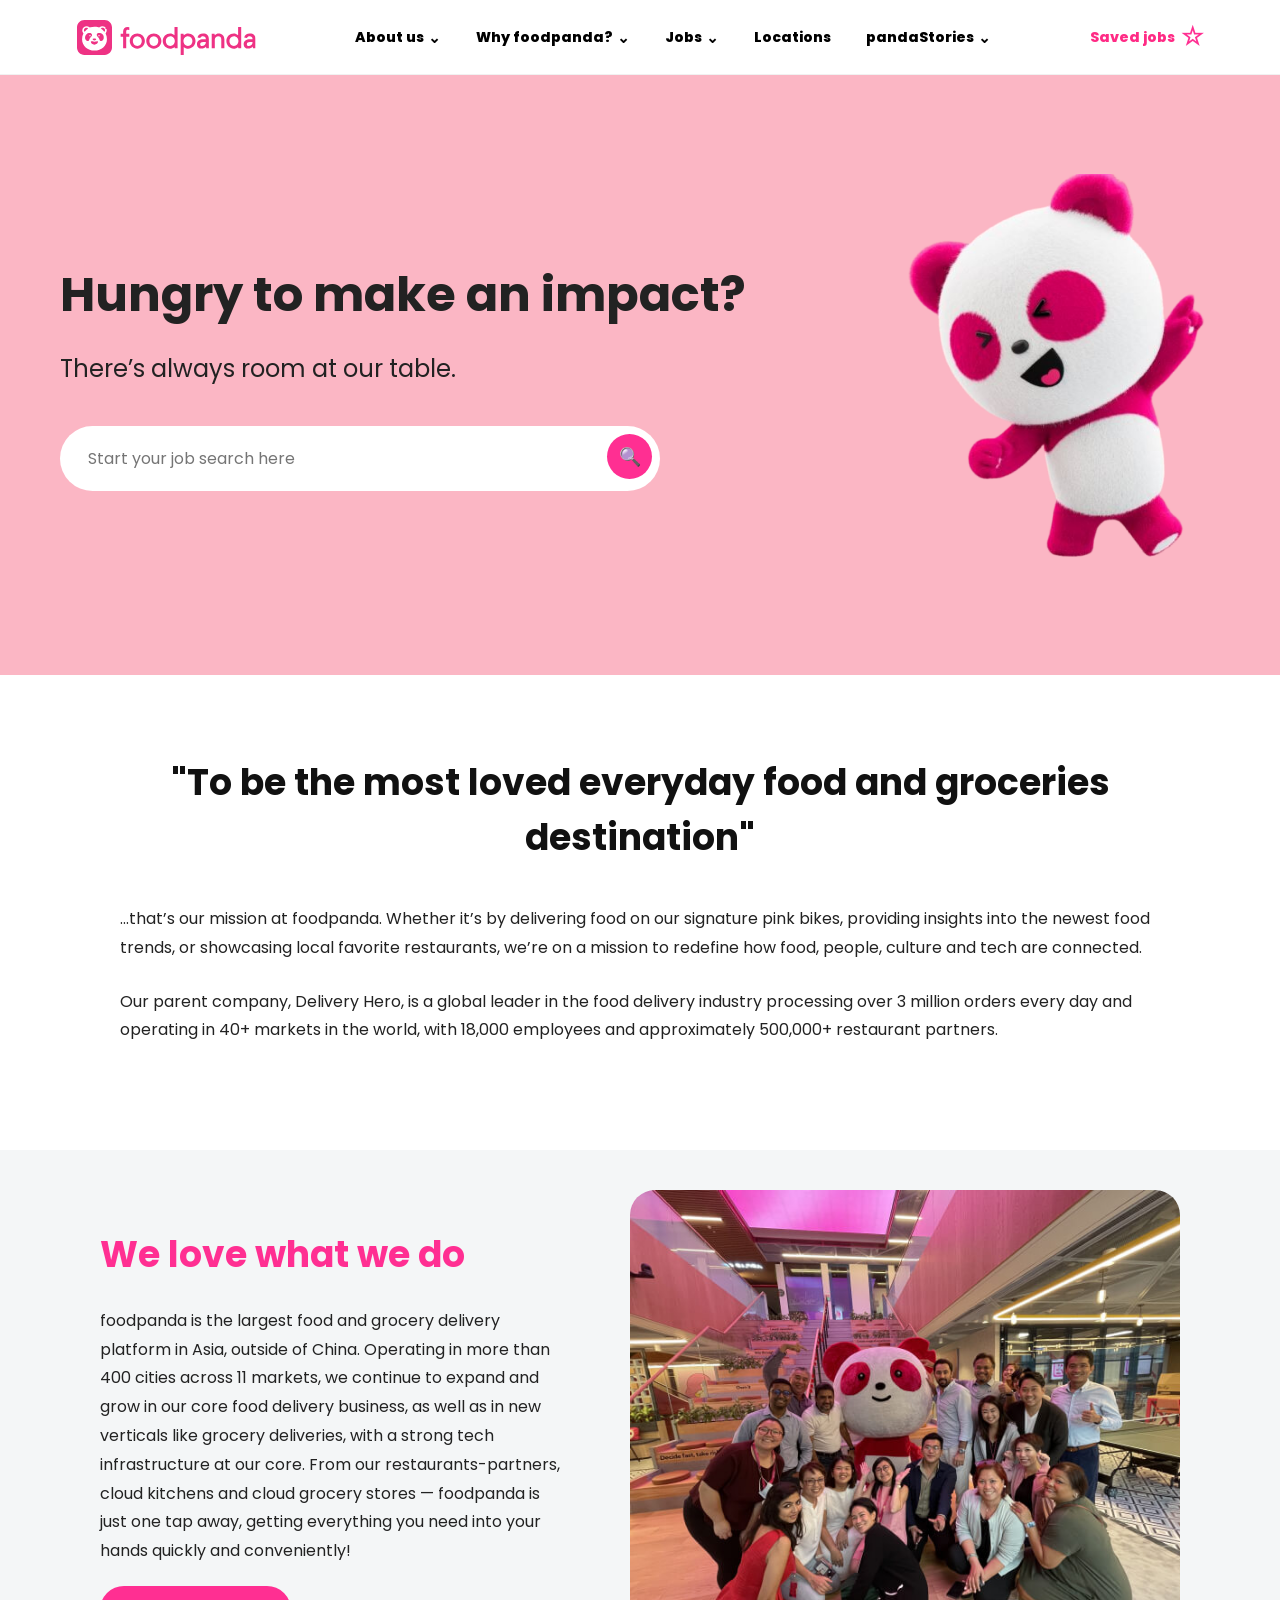
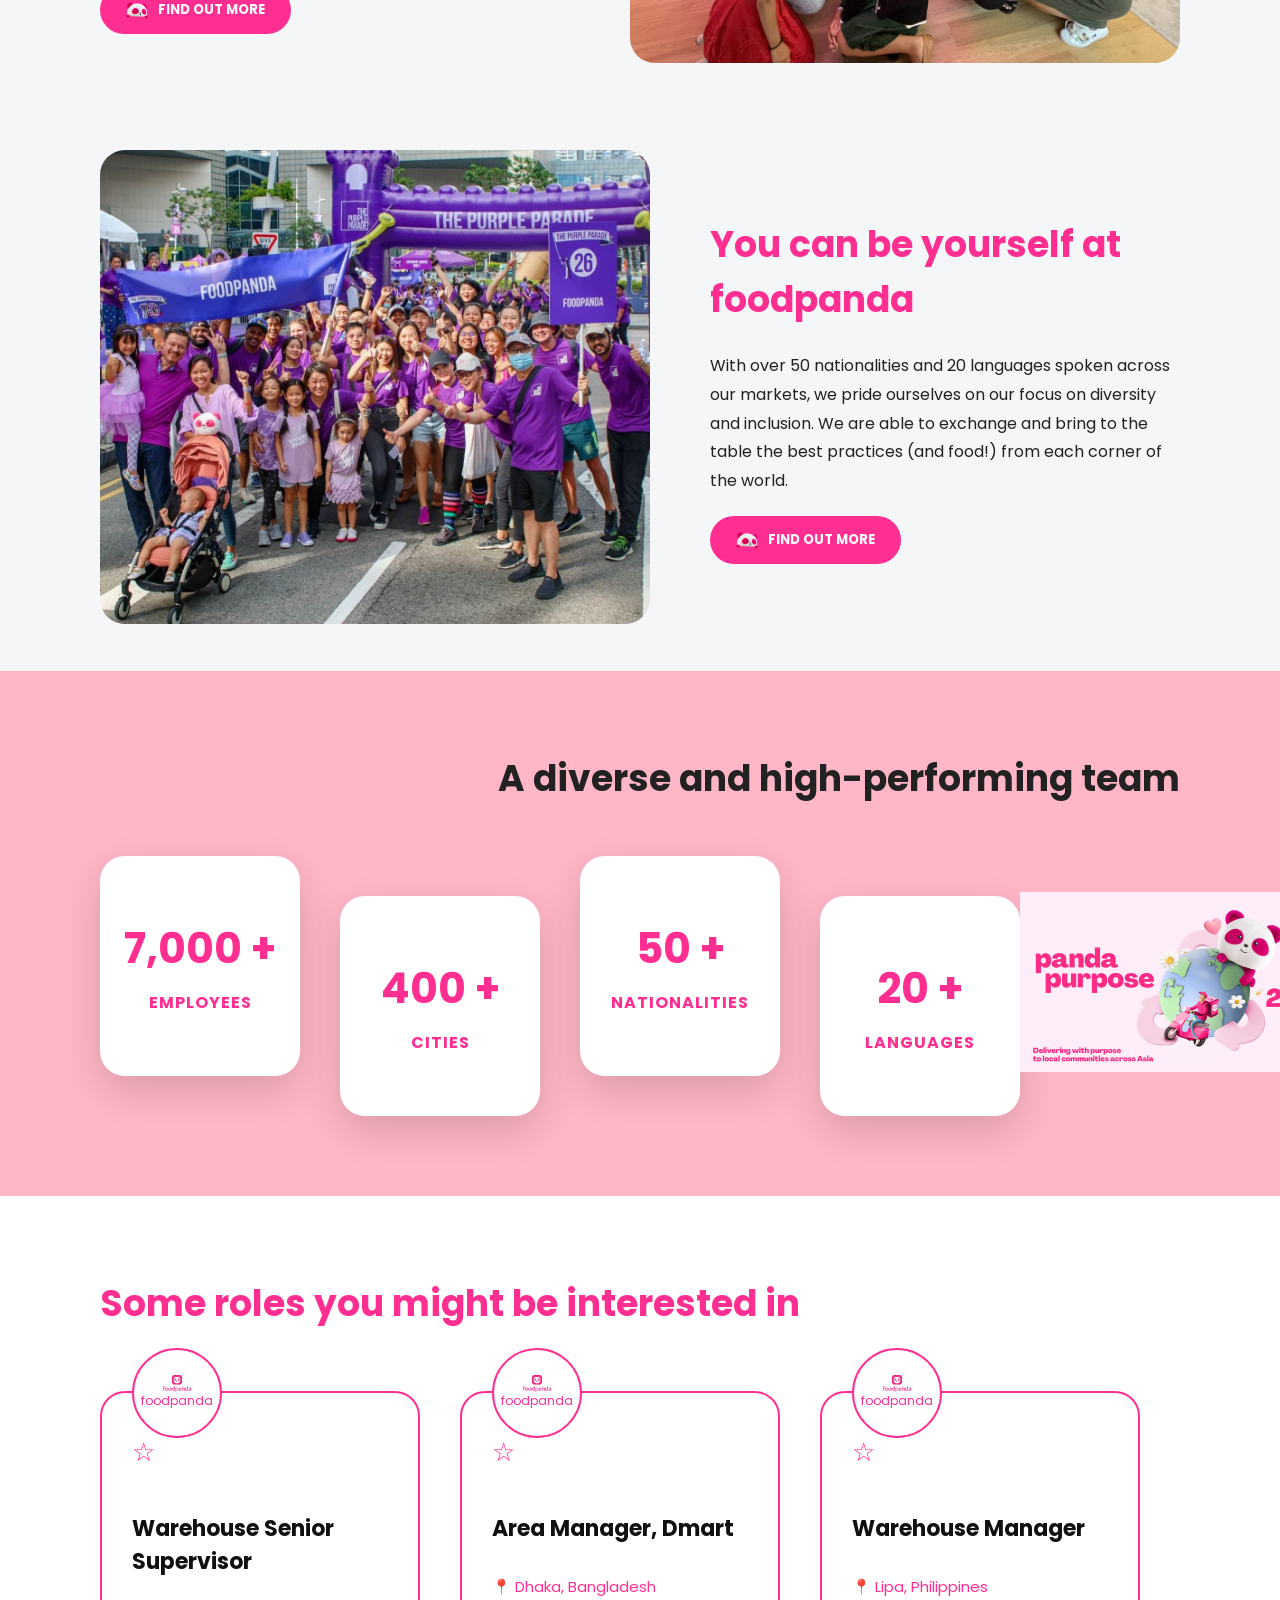
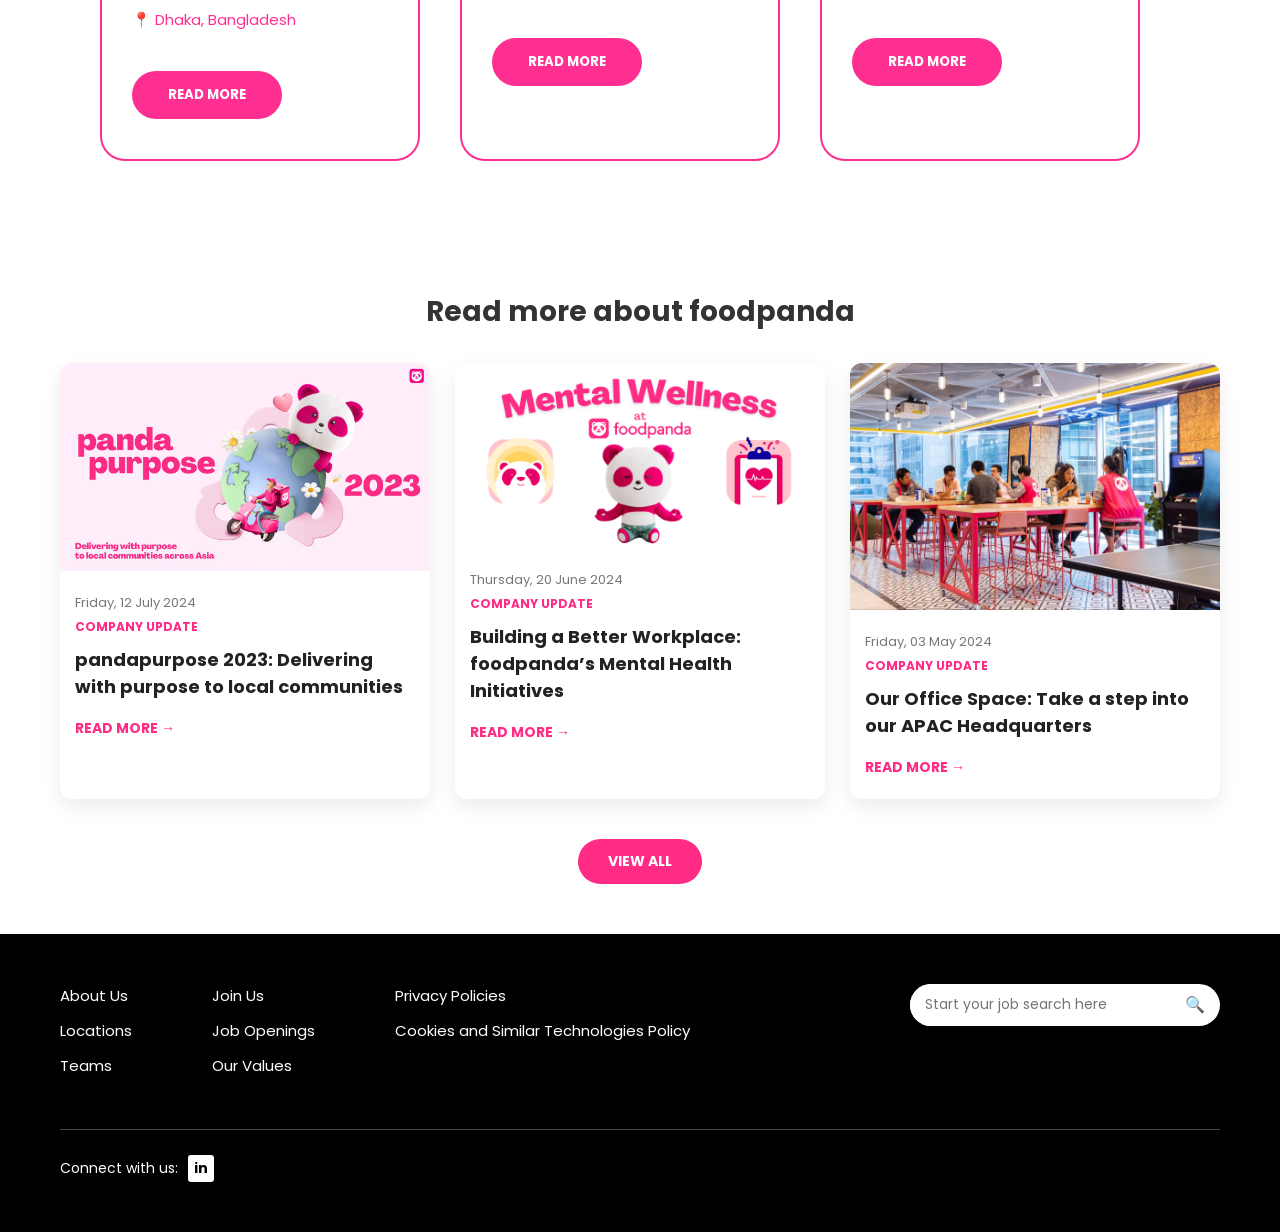
<file: career/index.html>
<!DOCTYPE html>
<html lang="en">

<head>
    <meta charset="UTF-8">
    <title>Foodpanda Navbar</title>
    <meta name="viewport" content="width=device-width, initial-scale=1.0">

    <!-- Font -->
    <link href="https://fonts.googleapis.com/css2?family=Poppins:wght@400;500;600&display=swap" rel="stylesheet">

    <style>
        * {
            margin: 0;
            padding: 0;
            box-sizing: border-box;
            font-family: Poppins, sans-serif;
        }

        body {
            background: #fff;
        }

        /* ================= NAVBAR ================= */
        .navbar {
            display: flex;
            align-items: center;
            justify-content: space-between;
            padding: 18px 6%;
            border-bottom: 1px solid #f1f1f1;
        }

        /* Logo */
        .logo {
            display: flex;
            align-items: center;
            gap: 8px;
            color: #ff2b85;
            font-size: 22px;
            font-weight: 600;
        }

        .logo img {}

        /* Menu */
        .nav-menu {
            display: flex;
            align-items: center;
            gap: 35px;
        }

        .nav-menu a {
            font-family: poppins;
            text-decoration: none;
            color: #000;
            font-size: 14px;
            font-weight: 800;
            display: flex;
            align-items: center;
            gap: 4px;
        }

        /* Dropdown arrow */
        .nav-menu a span {
            font-size: 15px;
        }

        /* Saved Jobs */
        .saved-jobs {
            color: #ff2b85;
            font-size: 14px;
            font-weight: 800;
            display: flex;
            align-items: center;
            gap: 6px;
            cursor: pointer;
        }

        /* Star */
        .saved-jobs span {
            font-size: 25px;
        }

        .star {
            font-size: 50px;
        }


        /* ================= RESPONSIVE ================= */
        @media(max-width:900px) {
            .nav-menu {
                display: none;
            }
        }

        /* nav bar end */



        /* ================= HERO SECTION ================= */

        .hero {
            background-color: #fbb6c4;
            height: 600px;
            display: flex;
            align-items: center;
            justify-content: space-between;
            padding: 60px;
        }

        .content {}

        .content h1 {
            font-size: 48px;
            font-weight: bold;
            color: #222;
        }

        .content p {
            font-size: 24px;
            margin: 20px 0 40px;
            color: #222;
        }

        .search-box {
            display: flex;
            background: white;
            border-radius: 40px;
            padding: 8px;
            width: 600px;
        }

        .search-box input {
            border: none;
            outline: none;
            flex: 1;
            padding: 12px 20px;
            font-size: 16px;
            border-radius: 40px;
        }

        .search-box button {
            border: none;
            background: #ff2f92;
            color: white;
            width: 45px;
            height: 45px;
            border-radius: 50%;
            font-size: 18px;
            cursor: pointer;
        }

        .image img {
            width: 350px;
        }

        /* Hero Section end */

        /* "To be the most loved everyday food and groceries destination" */

        .mission {
            background-color: #ffffff;
            padding: 80px 120px;
            margin: auto;
        }

        .mission h2 {
            font-size: 36px;
            font-weight: 700;
            text-align: center;
            margin-bottom: 40px;
            color: #111;
        }

        .mission p {
            font-size: 16px;
            line-height: 1.8;
            color: #222;
            margin-bottom: 25px;
        }

        /* "To be the most loved everyday food and groceries destination" complatee */

        /* We love what we do */

        .love-section {
            display: flex;
            align-items: center;
            justify-content: space-between;
            background: #f4f6f7;
            padding: 40px 100px;
            gap: 60px;
        }

        .love-content {
            max-width: 550px;
        }

        .love-content h2 {
            font-size: 36px;
            color: #ff2f92;
            margin-bottom: 25px;
        }

        .love-content p {
            font-size: 16px;
            line-height: 1.8;
            color: #222;
            margin-bottom: 20px;
        }

        .btn-more {
            display: inline-flex;
            align-items: center;
            gap: 10px;
            background: #ff2f92;
            color: #fff;
            border: none;
            padding: 14px 26px;
            border-radius: 30px;
            font-weight: bold;
            cursor: pointer;
        }

        .btn-more img {
            width: 22px;

        }



        .love-image img {
            width: 550px;
            border-radius: 25px;
        }


        /* We love what we do complate*/


        /* A diverse and high-performing team */
.team-section {
    background: #ffb6c6;
    padding: 80px 100px;
    position: relative;
    overflow: hidden;
}

.team-section h2 {
    text-align: right;
    font-size: 36px;
    font-weight: 700;
    color: #222;
    margin-bottom: 50px;
}

.team-content {
    display: flex;
    justify-content: space-between;
    align-items: center;
}

/* Stats layout */
.stats {
    display: flex;
    gap: 40px;
}

/* Cards */
.stat-card {
    background: #fff;
    width: 200px;
    height: 220px;
    border-radius: 25px;
    border: 3px solid #fff;
    box-shadow: 0 15px 40px rgba(0,0,0,0.15);

    display: flex;
    flex-direction: column;
    align-items: center;
    justify-content: center;
}

/* Zig-zag effect */
.stat-card:nth-child(2) {
    margin-top: 40px;
}
.stat-card:nth-child(4) {
    margin-top: 40px;
}

/* Text */
.stat-card h3 {
    font-size: 42px;
    color: #ff2f92;
    margin-bottom: 10px;
}

.stat-card p {
    font-weight: bold;
    letter-spacing: 1px;
    color: #ff2f92;
}

/* Panda image */
.panda img {
    width: 320px;
}


        /* A diverse and high-performing team END */

        
/* <!-- Some roles you might be interested in --> */
.roles-section {
    padding: 80px 100px;
}

.roles-section h2 {
    font-size: 36px;
    color: #ff2f92;
    margin-bottom: 60px;
}

/* Cards wrapper */
.roles-wrapper {
    display: flex;
    gap: 40px;
}

/* Card */
.role-card {
    width: 320px;
    padding: 40px 30px;
    border: 2px solid #ff2f92;
    border-radius: 25px;
    position: relative;
    background: #fff;
}

/* Top area */
.card-top {
    display: flex;
    justify-content: space-between;
    align-items: center;
    margin-bottom: 30px;
}

/* Circle logo */
.logo-circle {
    width: 90px;
    height: 90px;
    border: 2px solid #ff2f92;
    border-radius: 50%;
    position: absolute;
    top: -45px;
    left: 30px;
    background: #fff;

    display: flex;
    flex-direction: column;
    align-items: center;
    justify-content: center;
}

.logo-circle img {
    width: 28px;
}

.logo-circle span {
    font-size: 12px;
    color: #ff2f92;
}

/* Star */
.star {
    font-size: 26px;
    color: #ff2f92;
}

/* Title */
.role-card h3 {
    font-size: 22px;
    margin-top: 40px;
    margin-bottom: 30px;
    color: #111;
}

/* Location */
.location {
    color: #ff2f92;
    margin-bottom: 40px;
    font-size: 15px;
}

/* Button */
.read-more {
    background: #ff2f92;
    color: #fff;
    border: none;
    padding: 14px 36px;
    border-radius: 30px;
    font-weight: bold;
    cursor: pointer;
}


/* <!-- Some roles you might be interested in complate --> */

/* Read more about foodpanda */



.blog-section {
    max-width: 1200px;
    margin: 50px auto;
    padding: 0 20px;
    text-align: center;
}

.blog-section h2 {
    font-size: 28px;
    margin-bottom: 30px;
    color: #333;
}

.card-wrapper {
    display: grid;
    grid-template-columns: repeat(auto-fit, minmax(280px, 1fr));
    gap: 25px;
}

.card {
    background: #fff;
    border-radius: 12px;
    overflow: hidden;
    box-shadow: 0 8px 20px rgba(0,0,0,0.08);
    text-align: left;
    padding-bottom: 20px;
}

.card img {
    width: 100%;
    height: auto;
}

.card .date {
    display: block;
    font-size: 13px;
    color: #777;
    margin: 15px 15px 5px;
}

.card .category {
    font-size: 12px;
    font-weight: bold;
    color: #ff2b85;
    margin: 0 15px 10px;
}

.card h3 {
    font-size: 18px;
    color: #222;
    margin: 0 15px 15px;
}

.card a {
    margin-left: 15px;
    text-decoration: none;
    color: #ff2b85;
    font-weight: bold;
    font-size: 14px;
}

.card a:hover {
    text-decoration: underline;
}

.view-all {
    margin-top: 40px;
    padding: 12px 30px;
    background: #ff2b85;
    color: #fff;
    border: none;
    border-radius: 25px;
    font-size: 14px;
    font-weight: bold;
    cursor: pointer;
}

.view-all:hover {
    background: #e02674;
}
/* Read more about foodpanda complate */

/* footer */

.footer {
    background: #000;
    color: #fff;
    padding: 50px 60px;
}

.footer-top {
    display: flex;
    justify-content: space-between;
    align-items: flex-start;
    flex-wrap: wrap;
}

/* Links */
.footer-links {
    display: flex;
    gap: 80px;
}

.footer-links div a {
    display: block;
    color: #fff;
    text-decoration: none;
    margin-bottom: 12px;
    font-size: 15px;
}

.footer-links div a:hover {
    text-decoration: underline;
}

/* Search */
.footer-search {
    display: flex;
    background: #fff;
    border-radius: 25px;
    overflow: hidden;
    height: 42px;
}

.footer-search input {
    border: none;
    padding: 0 15px;
    width: 260px;
    outline: none;
    font-size: 14px;
}

.footer-search button {
    border: none;
    background: transparent;
    padding: 0 15px;
    cursor: pointer;
    font-size: 16px;
}

/* Divider */
.footer hr {
    border: none;
    border-top: 1px solid #444;
    margin: 40px 0 25px;
}

/* Bottom */
.footer-bottom {
    display: flex;
    align-items: center;
    gap: 10px;
}

.footer-bottom p {
    font-size: 14px;
}

.linkedin {
    background: #fff;
    color: #000;
    font-weight: bold;
    padding: 3px 6px;
    border-radius: 3px;
    text-decoration: none;
    font-size: 14px;
}

/* footer end */
    </style>
</head>

<body>
    <!-- nav bar starte -->
    <nav class="navbar">

        <!-- Logo -->
        <div class="logo">
            <!-- Panda icon (use your image if you want) -->
            <img src="./assests/logo.svg" alt="panda">

        </div>

        <!-- Menu -->
        <div class="nav-menu">
            <a href="#">About us <span>⌄</span></a>
            <a href="#">Why foodpanda? <span>⌄</span></a>
            <a href="#">Jobs <span>⌄</span></a>
            <a href="#">Locations</a>
            <a href="#">pandaStories <span>⌄</span></a>
        </div>

        <!-- Saved Jobs -->
        <div class="saved-jobs">
            Saved jobs <span class="star">☆</span>
        </div>

    </nav>
    <!-- nav bar end -->


    <!-- hero -->
    <section class="hero">
        <div class="content">
            <h1>Hungry to make an impact?</h1>
            <p>There’s always room at our table.</p>

            <div class="search-box">
                <input type="text" placeholder="Start your job search here">
                <button>🔍</button>
            </div>
        </div>

        <div class="image">
            <img src="./assests/panda.png" alt="">
        </div>
    </section>

    <!-- hero end -->

    <!-- "To be the most loved everyday food and groceries destination" -->
    <section class="mission">
        <h2>
            "To be the most loved everyday food and groceries destination"
        </h2>

        <p>
            ...that’s our mission at foodpanda. Whether it’s by delivering food on our
            signature pink bikes, providing insights into the newest food trends, or
            showcasing local favorite restaurants, we’re on a mission to redefine how
            food, people, culture and tech are connected.
        </p>

        <p>
            Our parent company, Delivery Hero, is a global leader in the food delivery
            industry processing over 3 million orders every day and operating in 40+
            markets in the world, with 18,000 employees and approximately 500,000+
            restaurant partners.
        </p>
    </section>
    <!-- "To be the most loved everyday food and groceries destination" complate -->

    <!-- We love what we do -->

    <section class="love-section">
        <div class="love-content">
            <h2>We love what we do</h2>

            <p>
                foodpanda is the largest food and grocery delivery platform in Asia, outside of China. Operating in more
                than 400 cities across 11 markets, we continue to expand and grow in our core food delivery business, as
                well as in new verticals like grocery deliveries, with a strong tech infrastructure at our core. From
                our restaurants-partners, cloud kitchens and cloud grocery stores — foodpanda is just one tap away,
                getting everything you need into your hands quickly and conveniently!
            </p>


            <button class="btn-more">
                <img src="./assests/chopka.png" alt="">
                FIND OUT MORE
            </button>
        </div>

        <div class="love-image">
            <img src="./assests/family.jfif" alt="Team Image">
        </div>
    </section>

    <!-- We love what we do complete -->




    <!-- You can be yourself at foodpanda -->

    <section class="love-section">

        <div class="love-image">
            <img src="./assests/BACHE.jfif" alt="Team Image">
        </div>
        <div class="love-content">
            <h2>You can be yourself at foodpanda</h2>

            <p>
                With over 50 nationalities and 20 languages spoken across our markets, we pride ourselves on our focus
                on diversity and inclusion. We are able to exchange and bring to the table the best practices (and
                food!) from each corner of the world.
            </p>


            <button class="btn-more">
                <img src="./assests/chopka.png" alt="">
                FIND OUT MORE
            </button>
        </div>

    </section>

    <!-- You can be yourself at foodpanda -->

    <!-- A diverse and high-performing team -->

<section class="team-section">
    <h2>A diverse and high-performing team</h2>

    <div class="team-content">
        <div class="stats">
            <div class="stat-card">
                <h3>7,000 +</h3>
                <p>EMPLOYEES</p>
            </div>

            <div class="stat-card">
                <h3>400 +</h3>
                <p>CITIES</p>
            </div>

            <div class="stat-card">
                <h3>50 +</h3>
                <p>NATIONALITIES</p>
            </div>

            <div class="stat-card">
                <h3>20 +</h3>
                <p>LANGUAGES</p>
            </div>
        </div>

        <div class="panda">
            <img src="./assests/we.jpg" alt="Panda">
        </div>
    </div>
</section>


<!-- A diverse and high-performing team COMPLATE -->


<!-- Some roles you might be interested in -->
<section class="roles-section">
    <h2>Some roles you might be interested in</h2>

    <div class="roles-wrapper">

        <div class="role-card">
            <div class="card-top">
                <div class="logo-circle">
                    <img src="./assests/niotan.png" alt="foodpanda">
                    <span>foodpanda</span>
                </div>
                <div class="star">☆</div>
            </div>

            <h3>Warehouse Senior<br>Supervisor</h3>

            <div class="location">
                📍 Dhaka, Bangladesh
            </div>

            <button class="read-more">READ MORE</button>
        </div>

        <div class="role-card">
            <div class="card-top">
                <div class="logo-circle">
                    <img src="./assests/niotan.png" alt="foodpanda">
                    <span>foodpanda</span>
                </div>
                <div class="star">☆</div>
            </div>

            <h3>Area Manager, Dmart</h3>

            <div class="location">
                📍 Dhaka, Bangladesh
            </div>

            <button class="read-more">READ MORE</button>
        </div>

        <div class="role-card">
            <div class="card-top">
                <div class="logo-circle">
                    <img src="./assests/niotan.png" alt="foodpanda">
                    <span>foodpanda</span>
                </div>
                <div class="star">☆</div>
            </div>

            <h3>Warehouse Manager</h3>

            <div class="location">
                📍 Lipa, Philippines
            </div>

            <button class="read-more">READ MORE</button>
        </div>

    </div>
</section>


<!-- Some roles you might be interested in complate -->



<!-- Read more about foodpanda -->


<section class="blog-section">
    <h2>Read more about foodpanda</h2>

    <div class="card-wrapper">

        <!-- Card 1 -->
        <div class="card">
            <img src="./assests/we.jpg" alt="Card Image">
            <span class="date">Friday, 12 July 2024</span>
            <p class="category">COMPANY UPDATE</p>
            <h3>pandapurpose 2023: Delivering with purpose to local communities</h3>
            <a href="#">READ MORE →</a>
        </div>

        <!-- Card 2 -->
        <div class="card">
            <img src="./assests/wr.png" alt="Card Image">
            <span class="date">Thursday, 20 June 2024</span>
            <p class="category">COMPANY UPDATE</p>
            <h3>Building a Better Workplace: foodpanda’s Mental Health Initiatives</h3>
            <a href="#">READ MORE →</a>
        </div>

        <!-- Card 3 -->
        <div class="card">
            <img src="./assests/wt.jpg" alt="Card Image">
            <span class="date">Friday, 03 May 2024</span>
            <p class="category">COMPANY UPDATE</p>
            <h3>Our Office Space: Take a step into our APAC Headquarters</h3>
            <a href="#">READ MORE →</a>
        </div>

    </div>

    <button class="view-all">VIEW ALL</button>
</section>

<!-- Read more about foodpanda end -->

<!-- footer -->
<footer class="footer">
    <div class="footer-top">

        <!-- Left Links -->
        <div class="footer-links">
            <div>
                <a href="#">About Us</a>
                <a href="#">Locations</a>
                <a href="#">Teams</a>
            </div>

            <div>
                <a href="#">Join Us</a>
                <a href="#">Job Openings</a>
                <a href="#">Our Values</a>
            </div>

            <div>
                <a href="#">Privacy Policies</a>
                <a href="#">Cookies and Similar Technologies Policy</a>
            </div>
        </div>

        <!-- Search Bar -->
        <div class="footer-search">
            <input type="text" placeholder="Start your job search here">
            <button>🔍</button>
        </div>

    </div>

    <hr>

    <!-- Bottom -->
    <div class="footer-bottom">
        <p>Connect with us:</p>
        <a href="#" class="linkedin">in</a>
    </div>
</footer>

</body>
</html>

<!-- footer -->
</body>
</html>
</file>
